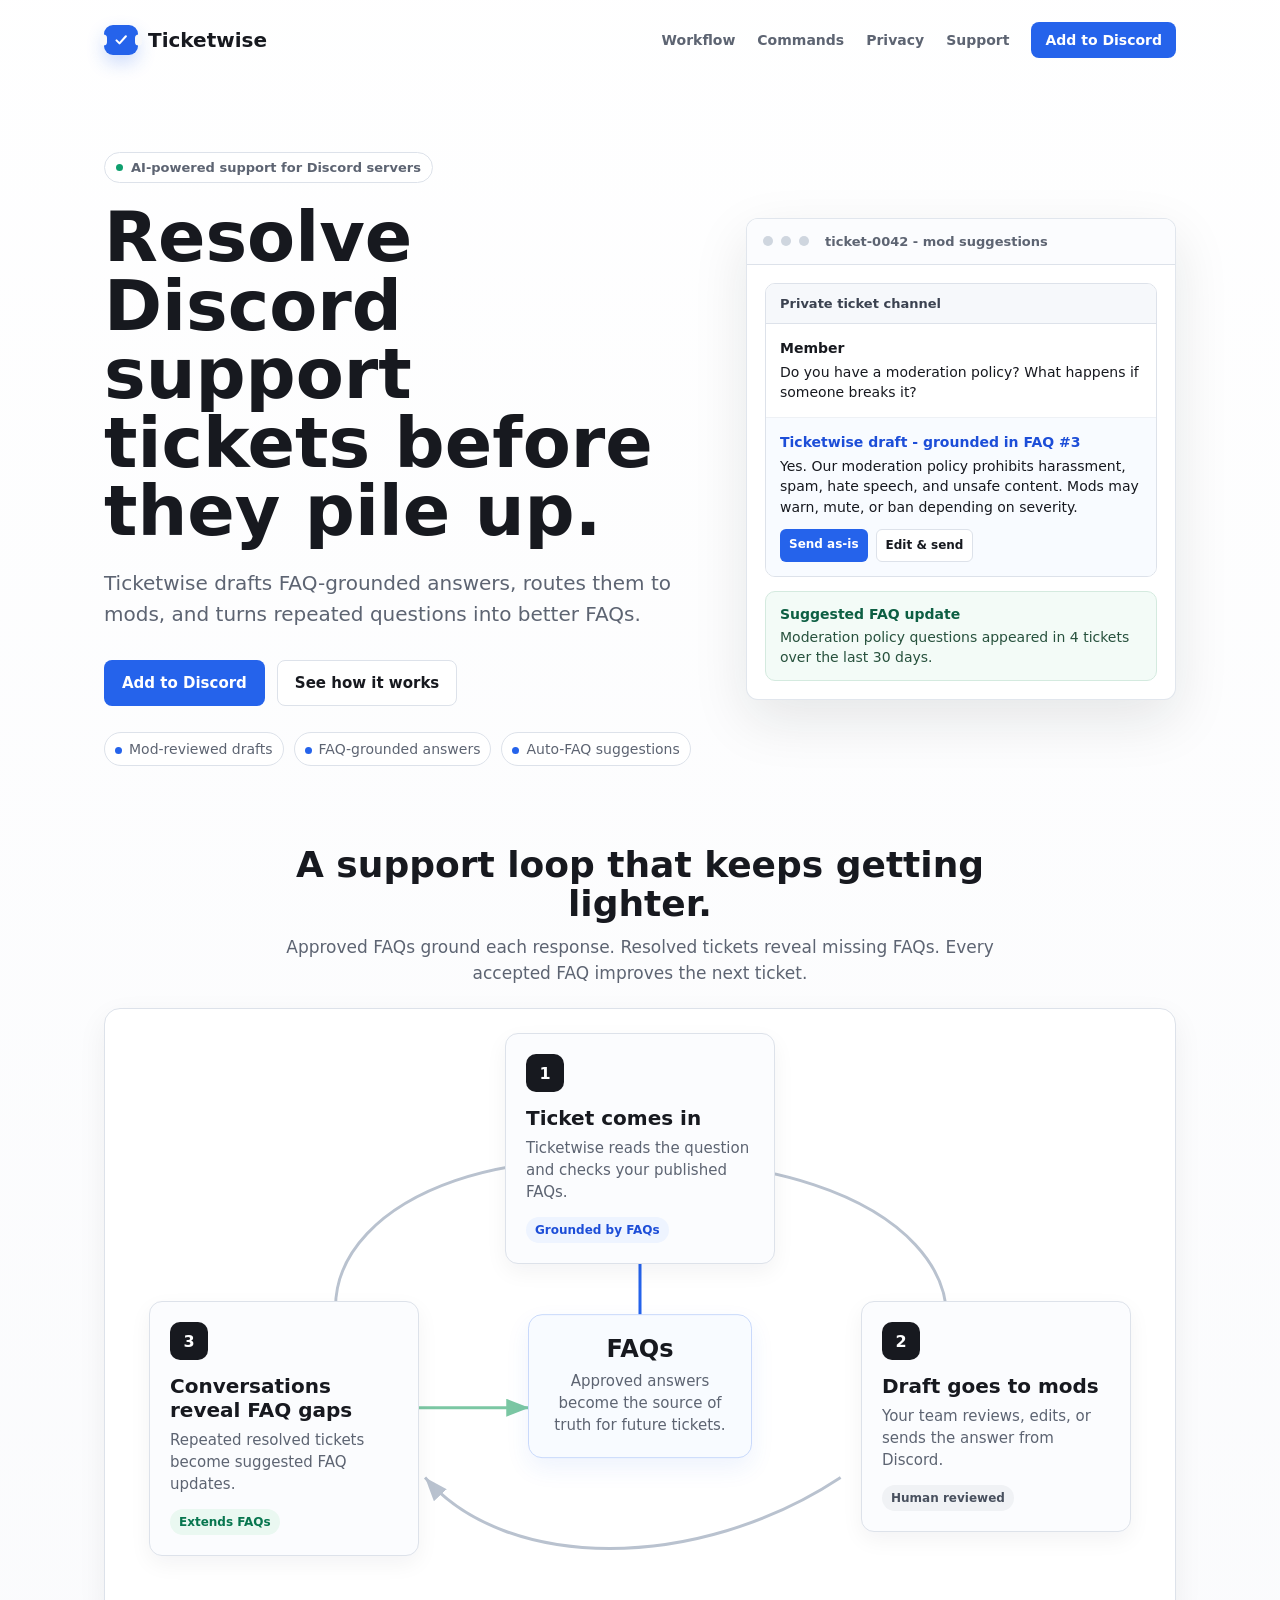
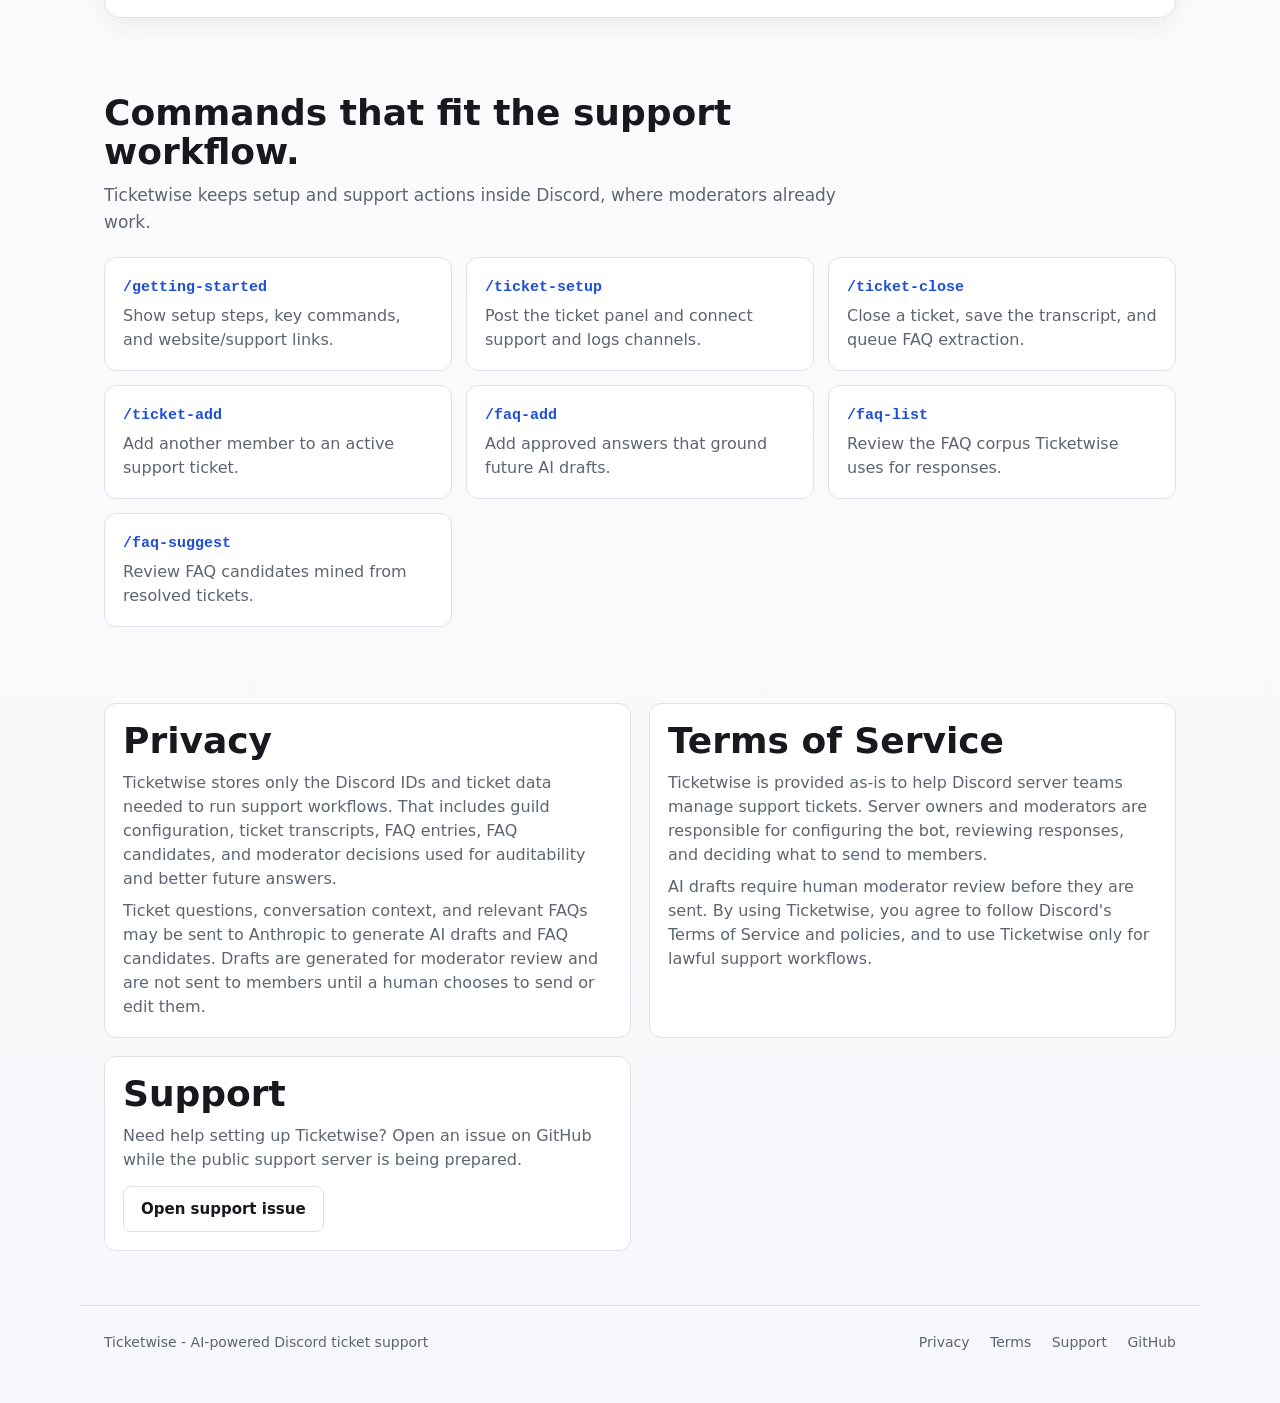
<file: index.html>
<!doctype html>
<html lang="en">
  <head>
    <meta charset="utf-8">
    <meta name="viewport" content="width=device-width, initial-scale=1">
    <meta name="description" content="Ticketwise resolves Discord support tickets with FAQ-grounded AI drafts and automatic FAQ suggestions.">
    <title>Ticketwise - AI-powered Discord support tickets</title>
    <link rel="canonical" href="https://ticketwise.dev/">
    <link rel="stylesheet" href="assets/ticketwise-site.css">
  </head>
  <body>
    <main class="page">
      <header class="site-header" aria-label="Primary navigation">
        <a class="brand" href="#top" aria-label="Ticketwise home">
          <span class="brand-mark" aria-hidden="true">
            <svg viewBox="0 0 24 24" focusable="false">
              <path d="M6 12.5l4 4L18.5 7"></path>
            </svg>
          </span>
          <span>Ticketwise</span>
        </a>
        <nav>
          <a href="#workflow">Workflow</a>
          <a href="#commands">Commands</a>
          <a href="#privacy">Privacy</a>
          <a href="#support">Support</a>
          <a class="nav-cta" href="https://discord.com/oauth2/authorize?client_id=1500149649309307073&amp;permissions=360777378832&amp;scope=bot%20applications.commands">Add to Discord</a>
        </nav>
      </header>

      <section class="hero" id="top">
        <div class="hero-copy">
          <p class="eyebrow"><span></span>AI-powered support for Discord servers</p>
          <h1>Resolve Discord support tickets before they pile up.</h1>
          <p class="hero-lead">Ticketwise drafts FAQ-grounded answers, routes them to mods, and turns repeated questions into better FAQs.</p>
          <div class="hero-actions">
            <a class="button primary" href="https://discord.com/oauth2/authorize?client_id=1500149649309307073&amp;permissions=360777378832&amp;scope=bot%20applications.commands">Add to Discord</a>
            <a class="button secondary" href="#workflow">See how it works</a>
          </div>
          <ul class="trust-list" aria-label="Ticketwise trust points">
            <li>Mod-reviewed drafts</li>
            <li>FAQ-grounded answers</li>
            <li>Auto-FAQ suggestions</li>
          </ul>
        </div>

        <aside class="product-preview" aria-label="Ticketwise product preview">
          <div class="window-bar">
            <span></span><span></span><span></span>
            <strong>ticket-0042 - mod suggestions</strong>
          </div>
          <div class="preview-body">
            <div class="ticket-card">
              <div class="ticket-title">Private ticket channel</div>
              <div class="message">
                <strong>Member</strong>
                <p>Do you have a moderation policy? What happens if someone breaks it?</p>
              </div>
              <div class="message ai">
                <strong>Ticketwise draft - grounded in FAQ #3</strong>
                <p>Yes. Our moderation policy prohibits harassment, spam, hate speech, and unsafe content. Mods may warn, mute, or ban depending on severity.</p>
                <div class="mini-actions">
                  <span>Send as-is</span>
                  <span>Edit &amp; send</span>
                </div>
              </div>
            </div>
            <div class="faq-callout">
              <strong>Suggested FAQ update</strong>
              <p>Moderation policy questions appeared in 4 tickets over the last 30 days.</p>
            </div>
          </div>
        </aside>
      </section>

      <section class="workflow-section" id="workflow">
        <div class="section-heading">
          <h2>A support loop that keeps getting lighter.</h2>
          <p>Approved FAQs ground each response. Resolved tickets reveal missing FAQs. Every accepted FAQ improves the next ticket.</p>
        </div>

        <div class="workflow-diagram" aria-label="Ticketwise support workflow">
          <svg class="loop-lines" viewBox="0 0 1120 610" preserveAspectRatio="none" aria-hidden="true">
            <defs>
              <marker id="gray-arrow" markerWidth="10" markerHeight="10" refX="8" refY="3" orient="auto">
                <path d="M0,0 L0,6 L8,3 z"></path>
              </marker>
              <marker id="green-arrow" markerWidth="10" markerHeight="10" refX="8" refY="3" orient="auto">
                <path d="M0,0 L0,6 L8,3 z"></path>
              </marker>
            </defs>
            <path class="gray-flow" d="M560 152 C855 152 940 300 842 385"></path>
            <path class="gray-flow" d="M770 470 C620 565 420 565 335 470"></path>
            <path class="gray-flow" d="M280 385 C175 270 295 152 505 152"></path>
            <path class="green-flow" d="M326 400 L444 400"></path>
          </svg>
          <div class="blue-read-arrow" aria-hidden="true"></div>

          <article class="workflow-node node-one">
            <span class="node-number">1</span>
            <h3>Ticket comes in</h3>
            <p>Ticketwise reads the question and checks your published FAQs.</p>
            <span class="tag blue">Grounded by FAQs</span>
          </article>

          <article class="workflow-node node-two">
            <span class="node-number">2</span>
            <h3>Draft goes to mods</h3>
            <p>Your team reviews, edits, or sends the answer from Discord.</p>
            <span class="tag gray">Human reviewed</span>
          </article>

          <article class="workflow-node node-three">
            <span class="node-number">3</span>
            <h3>Conversations reveal FAQ gaps</h3>
            <p>Repeated resolved tickets become suggested FAQ updates.</p>
            <span class="tag green">Extends FAQs</span>
          </article>

          <article class="faq-hub">
            <h3>FAQs</h3>
            <p>Approved answers become the source of truth for future tickets.</p>
          </article>
        </div>
      </section>

      <section class="commands-section" id="commands">
        <div class="section-heading left">
          <h2>Commands that fit the support workflow.</h2>
          <p>Ticketwise keeps setup and support actions inside Discord, where moderators already work.</p>
        </div>
        <div class="command-grid">
          <article><code>/getting-started</code><p>Show setup steps, key commands, and website/support links.</p></article>
          <article><code>/ticket-setup</code><p>Post the ticket panel and connect support and logs channels.</p></article>
          <article><code>/ticket-close</code><p>Close a ticket, save the transcript, and queue FAQ extraction.</p></article>
          <article><code>/ticket-add</code><p>Add another member to an active support ticket.</p></article>
          <article><code>/faq-add</code><p>Add approved answers that ground future AI drafts.</p></article>
          <article><code>/faq-list</code><p>Review the FAQ corpus Ticketwise uses for responses.</p></article>
          <article><code>/faq-suggest</code><p>Review FAQ candidates mined from resolved tickets.</p></article>
        </div>
      </section>

      <section class="info-section" id="privacy">
        <div>
          <h2>Privacy</h2>
          <p>Ticketwise stores only the Discord IDs and ticket data needed to run support workflows. That includes guild configuration, ticket transcripts, FAQ entries, FAQ candidates, and moderator decisions used for auditability and better future answers.</p>
          <p>Ticket questions, conversation context, and relevant FAQs may be sent to Anthropic to generate AI drafts and FAQ candidates. Drafts are generated for moderator review and are not sent to members until a human chooses to send or edit them.</p>
        </div>
        <div id="terms">
          <h2>Terms of Service</h2>
          <p>Ticketwise is provided as-is to help Discord server teams manage support tickets. Server owners and moderators are responsible for configuring the bot, reviewing responses, and deciding what to send to members.</p>
          <p>AI drafts require human moderator review before they are sent. By using Ticketwise, you agree to follow Discord's Terms of Service and policies, and to use Ticketwise only for lawful support workflows.</p>
        </div>
        <div id="support">
          <h2>Support</h2>
          <p>Need help setting up Ticketwise? Open an issue on GitHub while the public support server is being prepared.</p>
          <a class="button secondary" href="https://ticketwise.dev/support">Open support issue</a>
        </div>
      </section>

      <footer class="site-footer">
        <p>Ticketwise - AI-powered Discord ticket support</p>
        <div>
          <a href="#privacy">Privacy</a>
          <a href="#terms">Terms</a>
          <a href="#support">Support</a>
          <a href="https://github.com/vinodkone/ticketwise-site">GitHub</a>
        </div>
      </footer>
    </main>
  </body>
</html>
</file>
<file: assets/ticketwise-site.css>
:root {
  --bg: #f7f8fb;
  --surface: #ffffff;
  --ink: #17191f;
  --muted: #5d6472;
  --line: #dde2ea;
  --blue: #2563eb;
  --blue-dark: #1d4ed8;
  --green: #0f9f6e;
  --shadow: 0 20px 55px rgba(23, 25, 31, 0.1);
}

* {
  box-sizing: border-box;
}

html {
  scroll-behavior: smooth;
}

body {
  margin: 0;
  font-family: Inter, ui-sans-serif, system-ui, -apple-system, BlinkMacSystemFont, "Segoe UI", sans-serif;
  background: var(--bg);
  color: var(--ink);
  letter-spacing: 0;
}

a {
  color: inherit;
}

.page {
  min-height: 100vh;
  background: linear-gradient(180deg, rgba(255, 255, 255, 0.94), rgba(247, 248, 251, 0.98));
}

.site-header {
  max-width: 1120px;
  margin: 0 auto;
  padding: 22px 24px;
  display: flex;
  align-items: center;
  justify-content: space-between;
  gap: 24px;
}

.brand {
  display: inline-flex;
  align-items: center;
  gap: 10px;
  text-decoration: none;
  font-size: 20px;
  font-weight: 760;
}

.brand-mark {
  width: 34px;
  height: 30px;
  border-radius: 9px;
  background: var(--blue);
  color: #fff;
  display: grid;
  place-items: center;
  position: relative;
  box-shadow: 0 8px 18px rgba(37, 99, 235, 0.22);
}

.brand-mark::before,
.brand-mark::after {
  content: "";
  position: absolute;
  top: 50%;
  width: 7px;
  height: 11px;
  background: var(--bg);
  transform: translateY(-50%);
  border-radius: 99px;
}

.brand-mark::before {
  left: -4px;
}

.brand-mark::after {
  right: -4px;
}

.brand-mark svg {
  width: 18px;
  height: 18px;
  position: relative;
  z-index: 1;
}

.brand-mark path {
  fill: none;
  stroke: currentColor;
  stroke-width: 2.8;
  stroke-linecap: round;
  stroke-linejoin: round;
}

nav {
  display: flex;
  align-items: center;
  gap: 22px;
}

nav a {
  color: var(--muted);
  text-decoration: none;
  font-size: 14px;
  font-weight: 620;
}

.nav-cta,
.button {
  border-radius: 8px;
  text-decoration: none;
  font-weight: 720;
}

.nav-cta {
  padding: 10px 14px;
  color: #fff;
  background: var(--blue);
}

.hero {
  max-width: 1120px;
  margin: 0 auto;
  padding: 72px 24px 38px;
  display: grid;
  grid-template-columns: minmax(0, 1fr) 430px;
  gap: 54px;
  align-items: center;
}

.eyebrow {
  display: inline-flex;
  align-items: center;
  gap: 8px;
  border: 1px solid var(--line);
  background: rgba(255, 255, 255, 0.8);
  border-radius: 999px;
  padding: 7px 11px;
  color: var(--muted);
  font-size: 13px;
  font-weight: 660;
  margin: 0 0 20px;
}

.eyebrow span {
  width: 7px;
  height: 7px;
  border-radius: 50%;
  background: var(--green);
}

h1 {
  font-size: clamp(44px, 6vw, 70px);
  line-height: 0.98;
  margin: 0 0 22px;
  letter-spacing: 0;
  max-width: 760px;
}

h2 {
  font-size: 36px;
  line-height: 1.08;
  margin: 0 0 10px;
}

h3,
p {
  margin-top: 0;
}

.hero-lead {
  font-size: 20px;
  line-height: 1.55;
  color: var(--muted);
  margin-bottom: 30px;
  max-width: 670px;
}

.hero-actions {
  display: flex;
  gap: 12px;
  flex-wrap: wrap;
  margin-bottom: 26px;
}

.button {
  display: inline-flex;
  align-items: center;
  justify-content: center;
  border: 1px solid transparent;
  padding: 13px 17px;
  font-size: 15px;
}

.primary {
  color: #fff;
  background: var(--blue);
}

.secondary {
  background: #fff;
  border-color: var(--line);
  color: var(--ink);
}

.trust-list {
  list-style: none;
  display: flex;
  flex-wrap: wrap;
  gap: 10px;
  padding: 0;
  margin: 0;
  color: var(--muted);
  font-size: 14px;
}

.trust-list li {
  border: 1px solid var(--line);
  background: #fff;
  border-radius: 999px;
  padding: 8px 10px;
}

.trust-list li::before {
  content: "";
  width: 7px;
  height: 7px;
  border-radius: 50%;
  background: var(--blue);
  display: inline-block;
  margin-right: 7px;
}

.product-preview {
  background: var(--surface);
  border: 1px solid rgba(221, 226, 234, 0.86);
  border-radius: 12px;
  box-shadow: var(--shadow);
  overflow: hidden;
}

.window-bar {
  height: 46px;
  border-bottom: 1px solid var(--line);
  display: flex;
  align-items: center;
  gap: 8px;
  padding: 0 16px;
  background: #fbfcfe;
  color: var(--muted);
  font-size: 13px;
}

.window-bar span {
  width: 10px;
  height: 10px;
  border-radius: 50%;
  background: #cfd6df;
  flex: 0 0 auto;
}

.window-bar strong {
  margin-left: 8px;
}

.preview-body {
  padding: 18px;
}

.ticket-card {
  border: 1px solid var(--line);
  border-radius: 10px;
  overflow: hidden;
  margin-bottom: 14px;
}

.ticket-title {
  background: #f6f8fb;
  border-bottom: 1px solid var(--line);
  padding: 12px 14px;
  font-size: 13px;
  font-weight: 760;
  color: #3b4250;
}

.message {
  padding: 14px;
  font-size: 14px;
  line-height: 1.45;
  border-bottom: 1px solid #eef1f5;
}

.message:last-child {
  border-bottom: 0;
}

.message strong {
  display: block;
  margin-bottom: 4px;
}

.message p,
.faq-callout p {
  margin-bottom: 0;
}

.ai {
  background: #f8fbff;
}

.ai strong {
  color: var(--blue-dark);
}

.mini-actions {
  display: flex;
  gap: 8px;
  margin-top: 12px;
}

.mini-actions span {
  border-radius: 6px;
  padding: 7px 9px;
  font-size: 12px;
  font-weight: 760;
  background: var(--blue);
  color: #fff;
}

.mini-actions span:last-child {
  background: #fff;
  color: var(--ink);
  border: 1px solid var(--line);
}

.faq-callout {
  border: 1px solid #d4eadf;
  background: #f3fbf7;
  border-radius: 10px;
  padding: 13px 14px;
  color: #27513d;
  font-size: 14px;
  line-height: 1.4;
}

.faq-callout strong {
  color: #0d5f43;
  display: block;
  margin-bottom: 3px;
}

.workflow-section,
.commands-section,
.info-section {
  max-width: 1120px;
  margin: 0 auto;
  padding: 42px 24px 34px;
}

.section-heading {
  text-align: center;
  margin: 0 auto 22px;
  max-width: 780px;
}

.section-heading.left {
  text-align: left;
  margin-left: 0;
}

.section-heading p {
  color: var(--muted);
  line-height: 1.55;
  font-size: 17px;
}

.workflow-diagram {
  position: relative;
  background: #fff;
  border: 1px solid var(--line);
  border-radius: 16px;
  box-shadow: 0 10px 30px rgba(23, 25, 31, 0.06);
  min-height: 610px;
  padding: 34px;
  overflow: hidden;
}

.loop-lines {
  position: absolute;
  inset: 0;
  width: 100%;
  height: 100%;
  pointer-events: none;
}

.loop-lines path {
  fill: none;
  stroke-width: 3;
}

.loop-lines marker#gray-arrow path {
  fill: #b9c2cf;
}

.loop-lines marker#green-arrow path {
  fill: #7bc7a3;
}

.gray-flow {
  stroke: #b9c2cf;
  marker-end: url("#gray-arrow");
}

.green-flow {
  stroke: #7bc7a3;
  marker-end: url("#green-arrow");
}

.workflow-node {
  position: absolute;
  width: 270px;
  border: 1px solid var(--line);
  border-radius: 13px;
  background: #fbfcfe;
  padding: 20px;
  box-shadow: 0 8px 22px rgba(23, 25, 31, 0.05);
  z-index: 2;
}

.node-one {
  left: 50%;
  top: 24px;
  transform: translateX(-50%);
}

.node-two {
  right: 44px;
  top: 292px;
}

.node-three {
  left: 44px;
  top: 292px;
}

.node-number {
  width: 38px;
  height: 38px;
  border-radius: 10px;
  display: grid;
  place-items: center;
  background: #17191f;
  color: #fff;
  font-weight: 800;
  margin-bottom: 14px;
}

.workflow-node h3 {
  margin: 0 0 8px;
  font-size: 20px;
}

.workflow-node p,
.faq-hub p {
  color: var(--muted);
  line-height: 1.46;
  font-size: 15px;
  margin-bottom: 0;
}

.tag {
  display: inline-flex;
  margin-top: 13px;
  border-radius: 999px;
  padding: 6px 9px;
  font-size: 12px;
  font-weight: 760;
}

.tag.blue {
  background: #eef4ff;
  color: #1d4ed8;
}

.tag.green {
  background: #eaf8f1;
  color: #08764f;
}

.tag.gray {
  background: #f0f2f5;
  color: #48505e;
}

.faq-hub {
  position: absolute;
  left: 50%;
  top: 62%;
  transform: translate(-50%, -50%);
  width: 224px;
  text-align: center;
  border: 1px solid #c9d9fb;
  background: #f8fbff;
  border-radius: 14px;
  padding: 20px;
  box-shadow: 0 10px 24px rgba(37, 99, 235, 0.08);
  z-index: 3;
}

.faq-hub h3 {
  display: block;
  font-size: 24px;
  margin: 0 0 8px;
}

.blue-read-arrow {
  position: absolute;
  left: 50%;
  top: 238px;
  width: 3px;
  height: 101px;
  background: var(--blue);
  transform: translateX(-50%);
  border-radius: 99px;
  z-index: 1;
}

.blue-read-arrow::before {
  content: "";
  position: absolute;
  left: 50%;
  top: -9px;
  transform: translateX(-50%);
  width: 0;
  height: 0;
  border-left: 7px solid transparent;
  border-right: 7px solid transparent;
  border-bottom: 10px solid var(--blue);
}

.command-grid {
  display: grid;
  grid-template-columns: repeat(3, minmax(0, 1fr));
  gap: 14px;
}

.command-grid article,
.info-section > div {
  background: #fff;
  border: 1px solid var(--line);
  border-radius: 12px;
  padding: 18px;
}

.command-grid code {
  font-size: 15px;
  font-weight: 760;
  color: var(--blue-dark);
}

.command-grid p,
.info-section p {
  color: var(--muted);
  line-height: 1.5;
  margin: 8px 0 0;
}

.info-section {
  display: grid;
  grid-template-columns: repeat(2, minmax(0, 1fr));
  gap: 18px;
}

.info-section .button {
  margin-top: 14px;
}

.site-footer {
  max-width: 1120px;
  margin: 20px auto 0;
  padding: 28px 24px 42px;
  display: flex;
  justify-content: space-between;
  color: var(--muted);
  border-top: 1px solid var(--line);
  font-size: 14px;
}

.site-footer a {
  color: var(--muted);
  margin-left: 16px;
  text-decoration: none;
}

@media (max-width: 920px) {
  .site-header {
    align-items: flex-start;
  }

  nav {
    display: none;
  }

  .hero {
    grid-template-columns: 1fr;
    padding-top: 38px;
  }

  h1 {
    font-size: 48px;
  }

  .product-preview {
    max-width: 560px;
  }

  .workflow-diagram {
    min-height: auto;
    display: grid;
    gap: 14px;
  }

  .loop-lines,
  .faq-hub,
  .blue-read-arrow {
    display: none;
  }

  .workflow-node {
    position: static;
    width: auto;
    transform: none;
  }

  .command-grid,
  .info-section {
    grid-template-columns: 1fr;
  }

  .site-footer {
    display: block;
  }

  .site-footer div {
    margin-top: 12px;
  }

  .site-footer a:first-child {
    margin-left: 0;
  }
}

@media (max-width: 560px) {
  .site-header,
  .hero,
  .workflow-section,
  .commands-section,
  .info-section,
  .site-footer {
    padding-left: 18px;
    padding-right: 18px;
  }

  h1 {
    font-size: 40px;
  }

  h2 {
    font-size: 30px;
  }

  .hero-lead {
    font-size: 18px;
  }

  .button {
    width: 100%;
  }

  .mini-actions,
  .hero-actions {
    flex-direction: column;
  }
}
</file>
